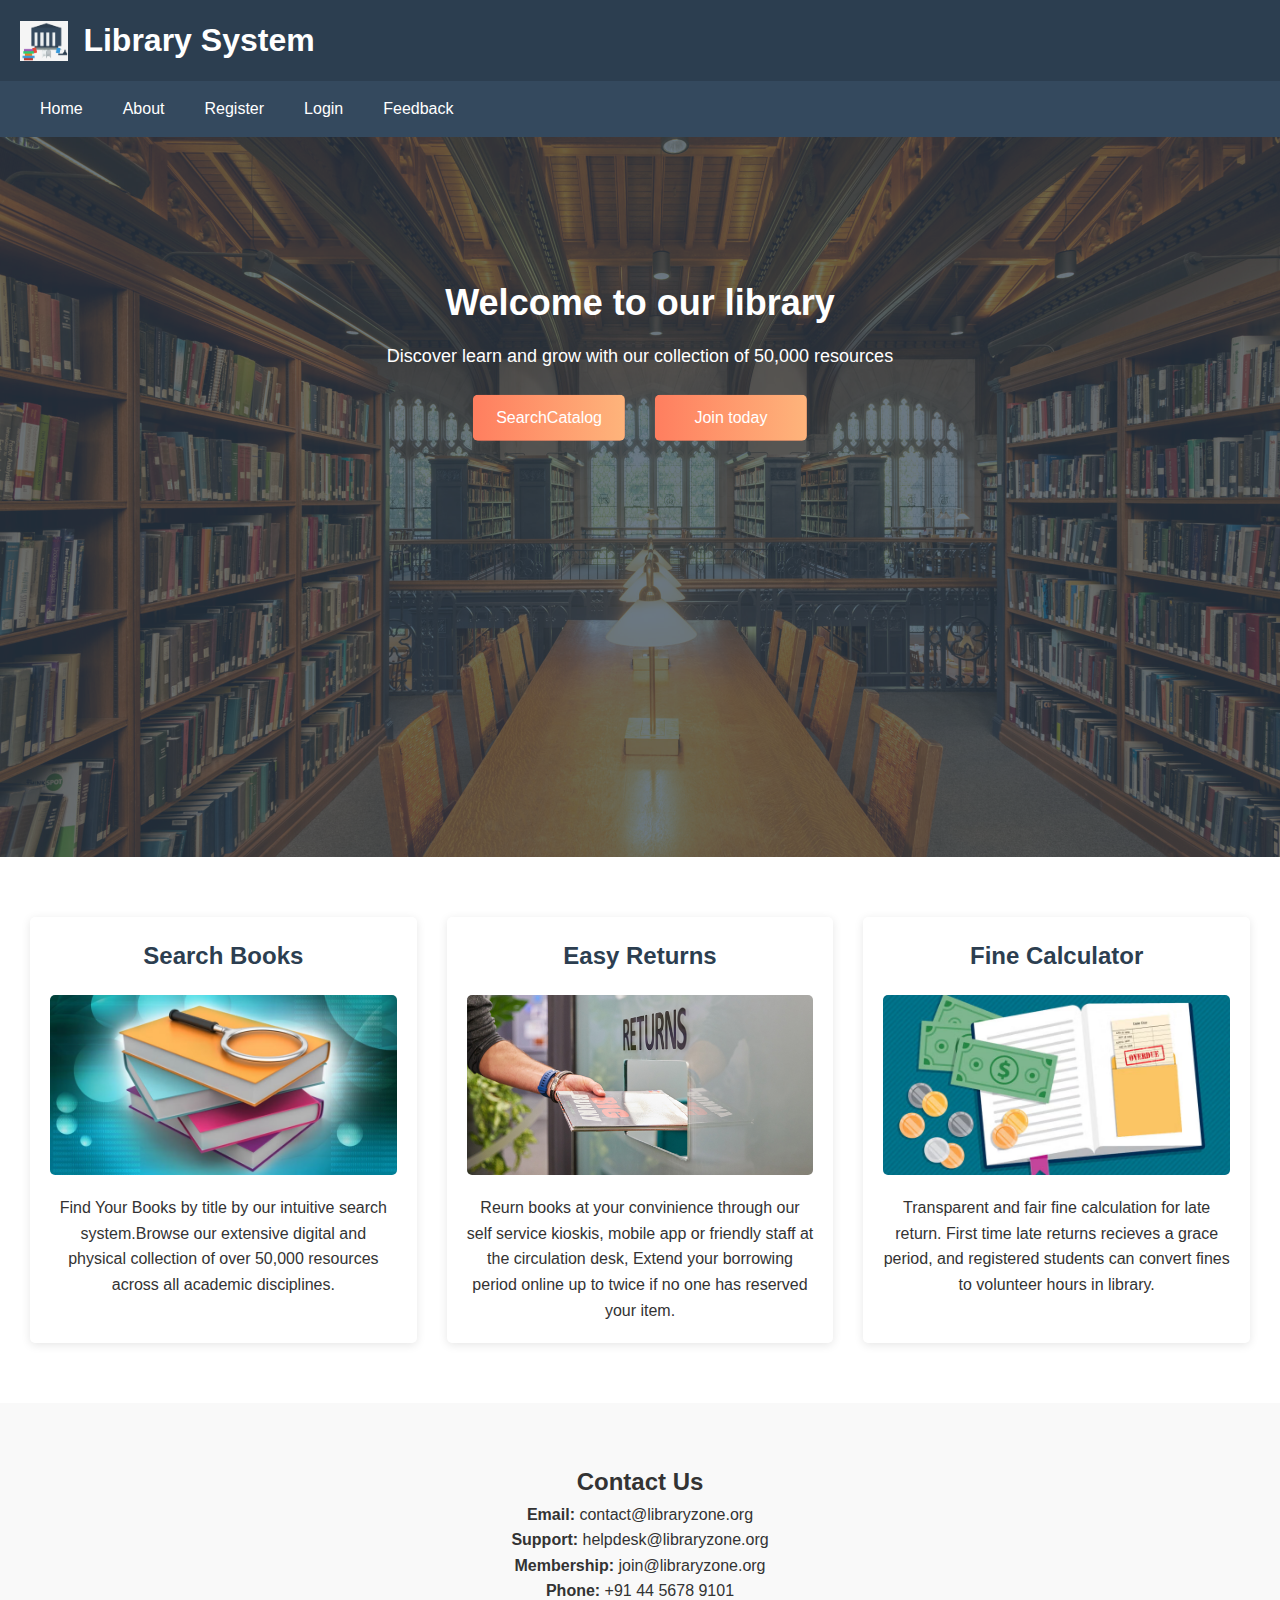
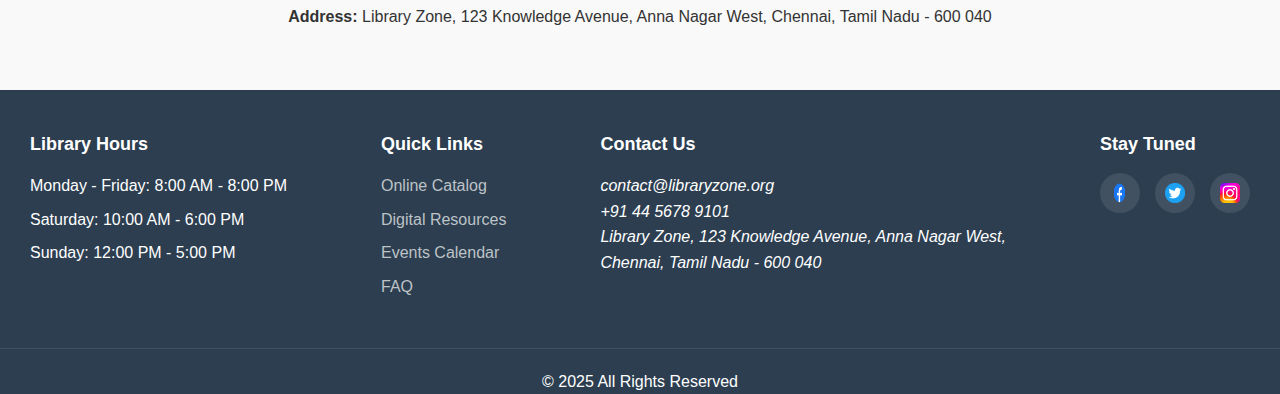
<file: index.html>
<!DOCTYPE html>
<html>
    <head>
        <meta charset="UTF-8">
        <meta name="viewport" content="width=device-width, initial-scale=1.0, maximum-scale=1.0, user-scalable=no">
        <title>librarysystem</title>
        <link rel="stylesheet" href="styles55.css">
        <script src="script27.js"></script>
    </head>
    <body>
        <header>
            <div class="logo-container">
                <img src="logo.png" alt="Library Logo" class="logo">
                <h1>Library System</h1>
            </div>
        </header>
        <nav class="nav">
            <a href="#" class="navbar">Home</a>
            <a href="#about" class="navbar">About</a>
            <a href="register.html" class="navbar">Register</a>
            <a href="login.html" class="navbar">Login</a>
            <a href="feedback.html" class="navbar">Feedback</a>
        </nav>
        <div id="backgroundScreen" class="background-screen">
            <div class="overlay"></div>
            <img src="library.jpeg" alt="Welcome Image" class="background-image">
        </div>
        <div class="content" id="content1">
            <h1>Welcome to our library</h1>
            <p class="tag">Discover learn and grow with our collection of 50,000 resources</p>
            <div class="buttons">
                <button class="button1">SearchCatalog</button>
                <button class="button2">Join today</button>
            </div>
        </div>
        <section class="block1" id="about">
            <div class="block2" id="search">
                <h2>Search Books</h2>
                <div class="img1">
                    <img src="searchbook.avif" alt="search">
                </div>
                <p>Find Your Books by title by our intuitive search system.Browse our extensive digital and physical collection of over 50,000 resources across all academic disciplines.</p>
            </div>
            <div class="block2" id="return">
                <h2>Easy Returns</h2>
                <div class="img1">
                    <img src="returnbook.jpeg" alt="return">
                </div>
                <p>Reurn books at your convinience through our self service kioskis, mobile app or friendly staff at the circulation desk, Extend your borrowing period online up to twice if no one has reserved your item.</p>
            </div>
            <div class="block2" id="fine">
                <h2>Fine Calculator</h2>
                <div class="img1">
                    <img src="overdue.avif" alt="fine">
                </div>
                <p>Transparent and fair fine calculation for late return. First time late returns recieves a grace period, and registered students can convert fines to volunteer hours in library.</p>
            </div>
        </section>
        <section class="block" id="contact">
            <h2 class="contact-details1">Contact Us</h2>
            <div class="contact-details">
                <p><strong>Email:</strong> contact@libraryzone.org</p>
                <p><strong>Support:</strong> helpdesk@libraryzone.org</p>
                <p><strong>Membership:</strong> join@libraryzone.org</p>
                <p><strong>Phone:</strong> +91 44 5678 9101</p>
                <p><strong>Address:</strong> Library Zone, 123 Knowledge Avenue, Anna Nagar West, 
                    Chennai, Tamil Nadu - 600 040</p>
                           </div>
        </section>
        <footer class="footer1">
            <div class="footer-section">
                <div class="footer-section1">
                    <h3>Library Hours</h3>
                    <ul class="list">
                        <li><span>Monday - Friday:</span> 8:00 AM - 8:00 PM</li>
                        <li><span>Saturday:</span> 10:00 AM - 6:00 PM</li>
                        <li><span>Sunday:</span> 12:00 PM - 5:00 PM</li>
                    </ul>
                </div>
                <div class="footer-section1">
                    <h3>Quick Links</h3>
                    <ul class="list1">
                        <li><a href="catalog.html">Online Catalog</a></li>
                        <li><a href="resources.html">Digital Resources</a></li>
                        <li><a href="events.html">Events Calendar</a></li>
                        <li><a href="faq.html">FAQ</a></li>
                    </ul>
                </div>
                <div class="footer-section1">
                    <h3>Contact Us</h3>
                    <address>
                        <p>contact@libraryzone.org</p>
                        <p>+91 44 5678 9101</p>
                        <p>Library Zone, 123 Knowledge Avenue, Anna Nagar West, </p>
                        <p>Chennai, Tamil Nadu - 600 040</p>
                    </address>
                </div>
                <div class="footer-section1">
                    <h3>Stay Tuned</h3>
                    <div class="socialmedia">
                        <a href="#"><img src="facebook.png"></a>
                        <a href="#"><img src="twitter.png"></a>
                        <a href="#"><img src="instagram.webp"></a>
                    </div>
                </div>
            </div>
        </footer>
        <footer class="footer">
            <p>© 2025 All Rights Reserved</p>
        </footer>
    </body>
</html>
</file>
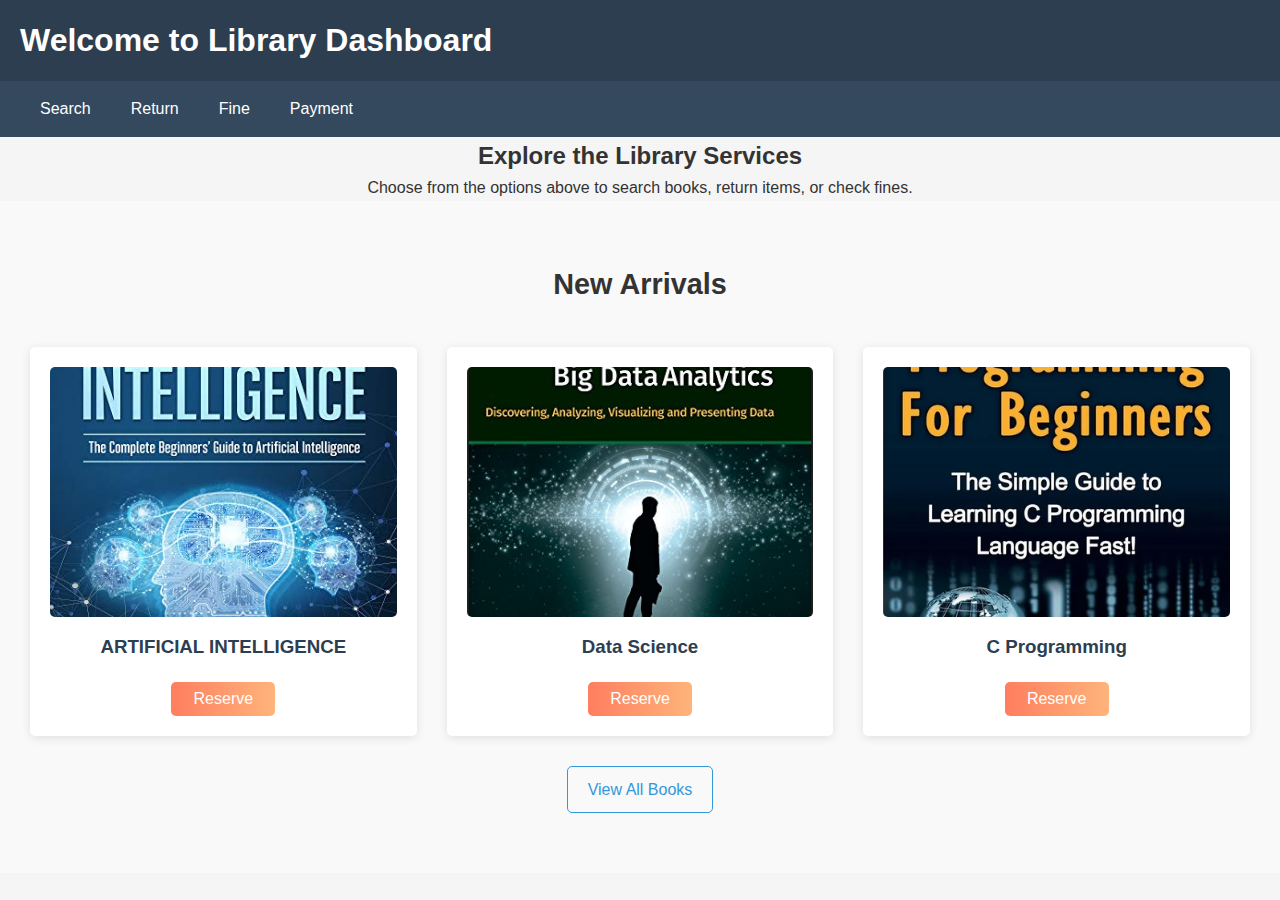
<file: dashboard.html>
<!DOCTYPE html>
<html>
    <head>
        <link rel="stylesheet" href="styles55.css">
        <script src="script27.js"></script>
    </head>
    <body class="dashboard">
        <header>
            <h1>Welcome to Library Dashboard</h1>
        </header>
        <nav class="nav">
            <a href="search.html" class="navbar">Search</a>
            <a href="return.html" class="navbar">Return</a>
            <a href="fine.html" class="navbar">Fine</a>
            <a href="payment.html" class="navbar">Payment</a>
        </nav>
        <div class="form">
            <h2>Explore the Library Services</h2>
            <p>Choose from the options above to search books, return items, or check fines.</p>
        </div>
        <section class="new-arrivals">
            <h2 class="section-title">New Arrivals</h2>
            <div class="book1">
                <div class="book2">
                    <div class="book3">
                        <img src="artificialintelli.jpeg" alt="Artificial Intelligence">
                    </div>
                    <h3>ARTIFICIAL INTELLIGENCE</h3>
                    <button class="reserve-btn">Reserve</button>
                </div>
                <div class="book2">
                    <div class="book3">
                        <img src="dataana.jpeg" alt="datascience">
                    </div>
                    <h3>Data Science</h3>
                    <button class="reserve-btn">Reserve</button>
                </div>
                <div class="book2">
                    <div class="book3">
                        <img src="cpr.webp" alt="C Programming">
                    </div>
                    <h3>C Programming</h3>
                    <button class="reserve-btn">Reserve</button>
                </div>
            </div>
            <div class="view-all-container">
                <a href="#" class="view-all">View All Books</a>
            </div>
        </section>
    </body>
</html>
</file>
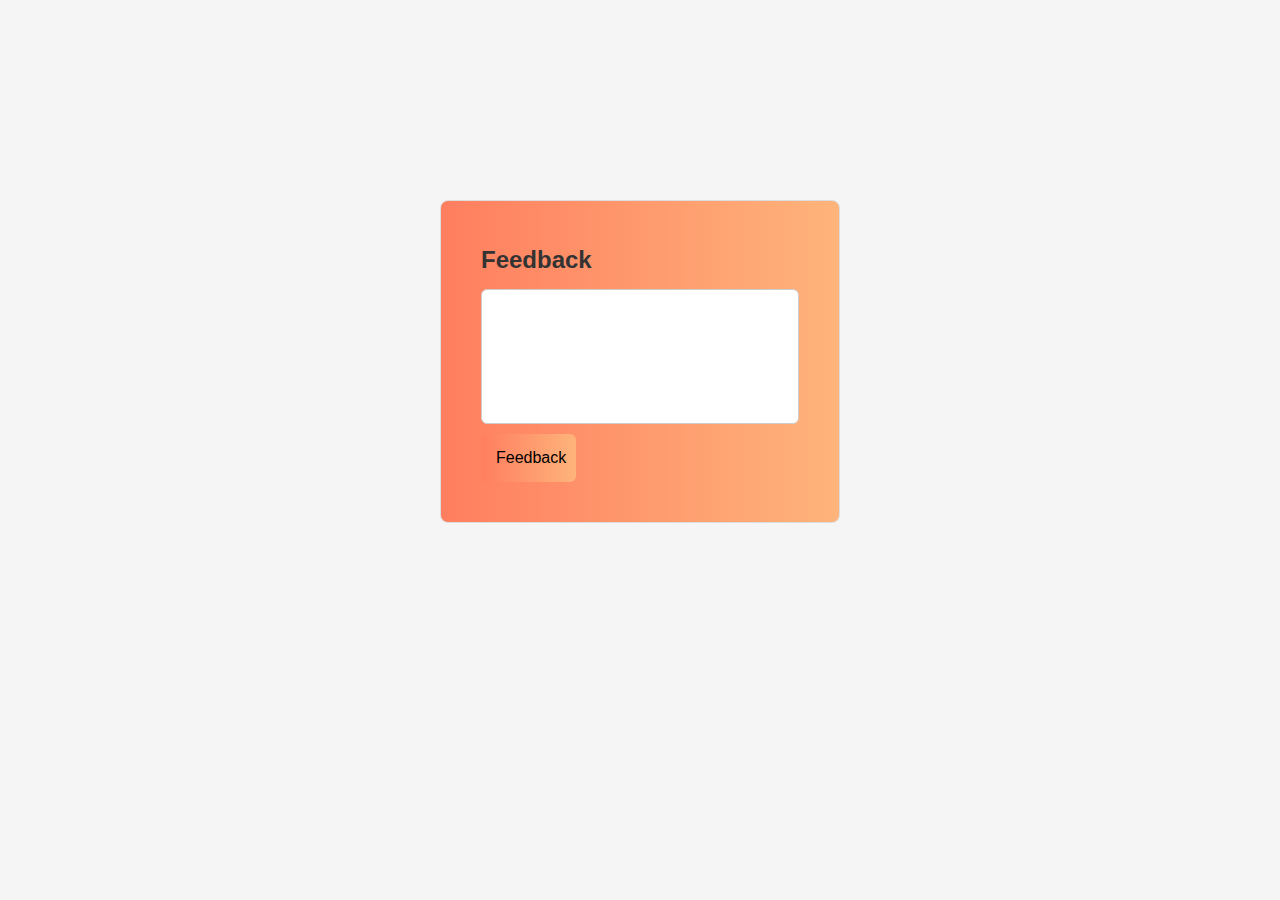
<file: feedback.html>
<!DOCTYPE html>
<html>
    <head>
        <link rel="stylesheet" href="styles55.css">
        <script src="script27.js"></script>
    </head>
    <body class="feedback">
        <div class="box" id="feedback">
            <h2 class="underline">Feedback</h2>
            <input type="text" id="feedback">
            <button class="feedback-button" type="button" onclick="feedback()">Feedback</button>
            <p id="feedback_message"></p>
       </div>
       <div id="notificationContainer"></div>
    </div>
    </body>
</html>
</file>
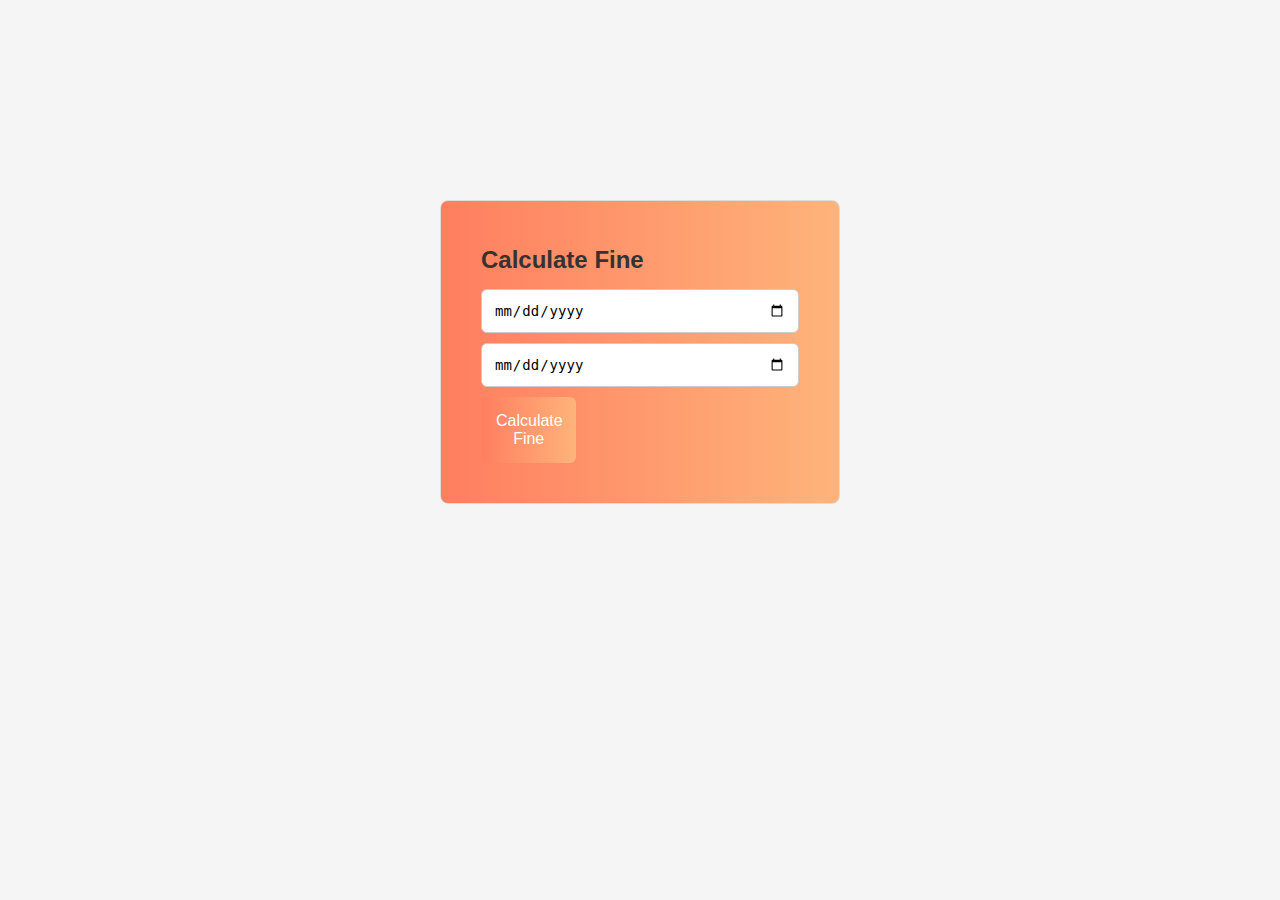
<file: fine.html>
<!DOCTYPE html>
<html>
    <head>
        <link rel="stylesheet" href="styles55.css">
        <script src="script27.js"></script>
    </head>
    <body class="fine">
        <div class="box" id="fine">
            <h2 class="underline">Calculate Fine</h2>
            <input type="date" id="duedate" placeholder="Enter the due date">
            <input type="date" id="actualreturndate" placeholder="Enter the return date">
            <button class="fine-button" type="button" onclick="calculateFine()">Calculate Fine</button>
            <p id="amount"></p>
        </div>
        <div id="notificationContainer"></div>
    </body>
</html>
</file>
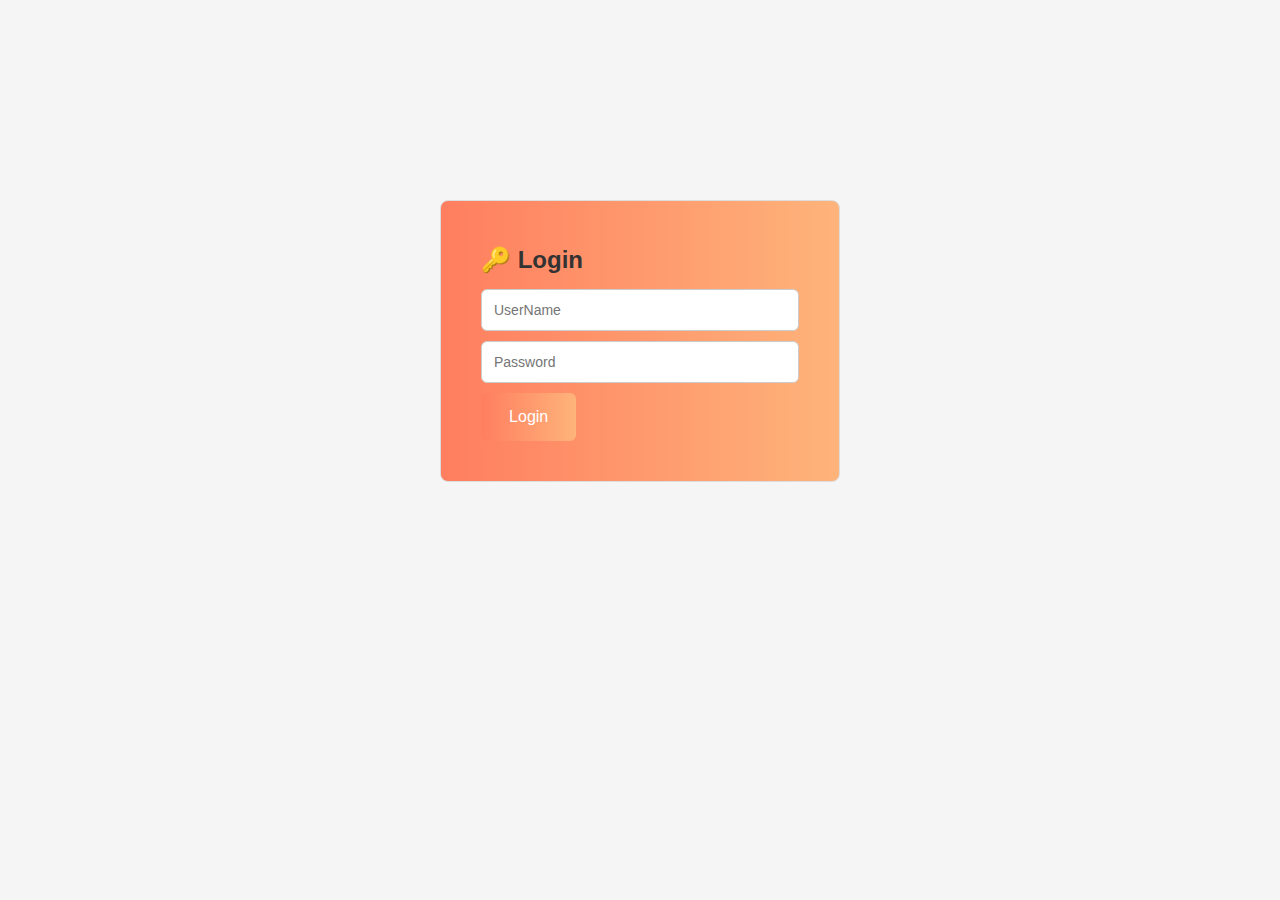
<file: login.html>
<!DOCTYPE html>
<html>
    <head>
        <link rel="stylesheet" href="styles55.css">
        <script src="script27.js"></script>
    </head>
    <body class="login">
        <div class="box" id="login">
            <h2 class="underline"> &#128273; Login</h2>
            <input type="text" id="username" placeholder="UserName">
            <input type="password" id="loginpassword" placeholder="Password">
            <button  class="login-button" type="button" onclick="login()">Login</button>
            <p id="login_error"></p>
        </div>
        <div id="notificationContainer"></div>
    </body>
</html>
</file>
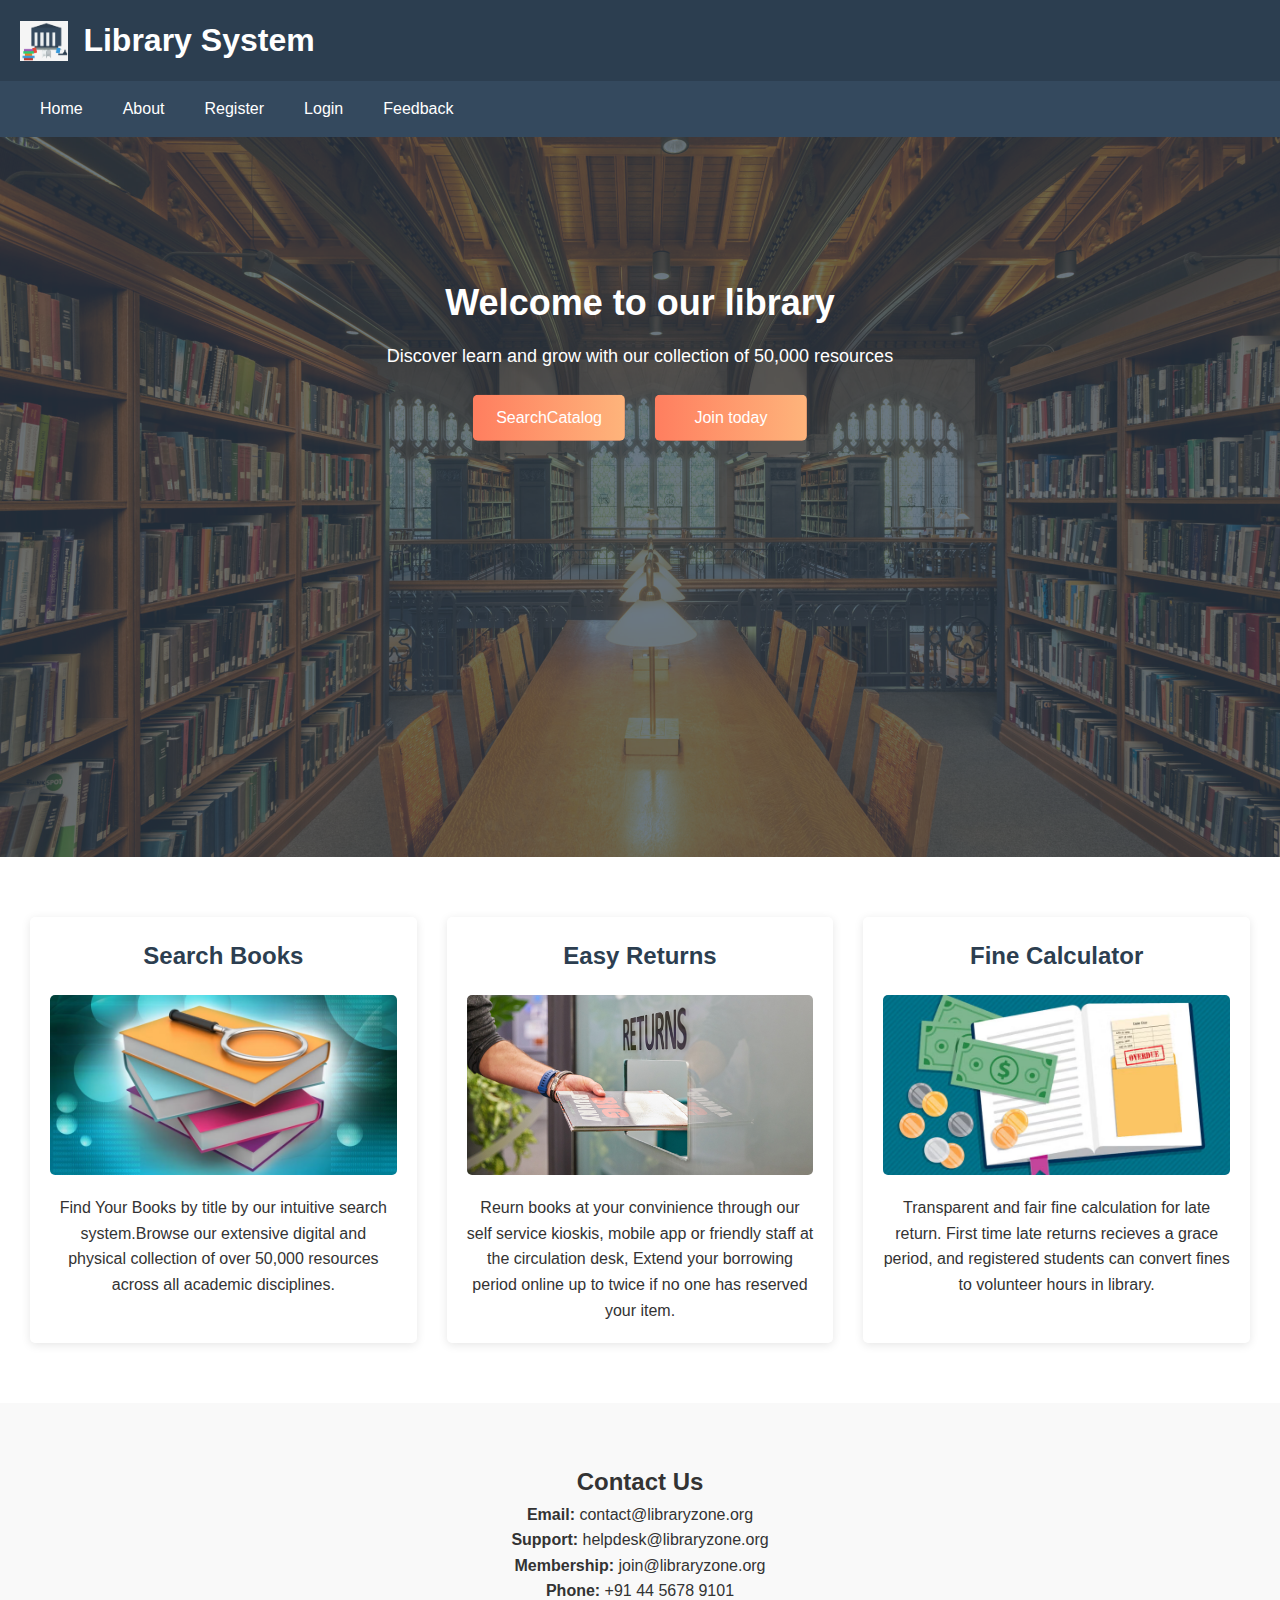
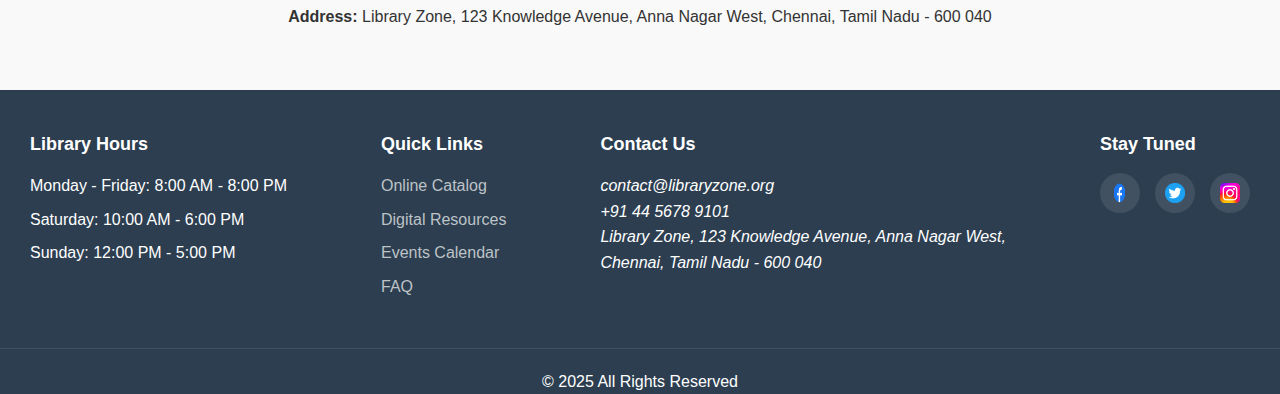
<file: project.html>
<!DOCTYPE html>
<html>
    <head>
        <meta charset="UTF-8">
        <meta name="viewport" content="width=device-width, initial-scale=1.0, maximum-scale=1.0, user-scalable=no">
        <title>librarysystem</title>
        <link rel="stylesheet" href="styles55.css">
        <script src="script27.js"></script>
    </head>
    <body>
        <header>
            <div class="logo-container">
                <img src="logo.png" alt="Library Logo" class="logo">
                <h1>Library System</h1>
            </div>
        </header>
        <nav class="nav">
            <a href="#" class="navbar">Home</a>
            <a href="#about" class="navbar">About</a>
            <a href="register.html" class="navbar">Register</a>
            <a href="login.html" class="navbar">Login</a>
            <a href="feedback.html" class="navbar">Feedback</a>
        </nav>
        <div id="backgroundScreen" class="background-screen">
            <div class="overlay"></div>
            <img src="library.jpeg" alt="Welcome Image" class="background-image">
        </div>
        <div class="content" id="content1">
            <h1>Welcome to our library</h1>
            <p class="tag">Discover learn and grow with our collection of 50,000 resources</p>
            <div class="buttons">
                <button class="button1">SearchCatalog</button>
                <button class="button2">Join today</button>
            </div>
        </div>
        <section class="block1" id="about">
            <div class="block2" id="search">
                <h2>Search Books</h2>
                <div class="img1">
                    <img src="searchbook.avif" alt="search">
                </div>
                <p>Find Your Books by title by our intuitive search system.Browse our extensive digital and physical collection of over 50,000 resources across all academic disciplines.</p>
            </div>
            <div class="block2" id="return">
                <h2>Easy Returns</h2>
                <div class="img1">
                    <img src="returnbook.jpeg" alt="return">
                </div>
                <p>Reurn books at your convinience through our self service kioskis, mobile app or friendly staff at the circulation desk, Extend your borrowing period online up to twice if no one has reserved your item.</p>
            </div>
            <div class="block2" id="fine">
                <h2>Fine Calculator</h2>
                <div class="img1">
                    <img src="overdue.avif" alt="fine">
                </div>
                <p>Transparent and fair fine calculation for late return. First time late returns recieves a grace period, and registered students can convert fines to volunteer hours in library.</p>
            </div>
        </section>
        <section class="block" id="contact">
            <h2 class="contact-details1">Contact Us</h2>
            <div class="contact-details">
                <p><strong>Email:</strong> contact@libraryzone.org</p>
                <p><strong>Support:</strong> helpdesk@libraryzone.org</p>
                <p><strong>Membership:</strong> join@libraryzone.org</p>
                <p><strong>Phone:</strong> +91 44 5678 9101</p>
                <p><strong>Address:</strong> Library Zone, 123 Knowledge Avenue, Anna Nagar West, 
                    Chennai, Tamil Nadu - 600 040</p>
                           </div>
        </section>
        <footer class="footer1">
            <div class="footer-section">
                <div class="footer-section1">
                    <h3>Library Hours</h3>
                    <ul class="list">
                        <li><span>Monday - Friday:</span> 8:00 AM - 8:00 PM</li>
                        <li><span>Saturday:</span> 10:00 AM - 6:00 PM</li>
                        <li><span>Sunday:</span> 12:00 PM - 5:00 PM</li>
                    </ul>
                </div>
                <div class="footer-section1">
                    <h3>Quick Links</h3>
                    <ul class="list1">
                        <li><a href="catalog.html">Online Catalog</a></li>
                        <li><a href="resources.html">Digital Resources</a></li>
                        <li><a href="events.html">Events Calendar</a></li>
                        <li><a href="faq.html">FAQ</a></li>
                    </ul>
                </div>
                <div class="footer-section1">
                    <h3>Contact Us</h3>
                    <address>
                        <p>contact@libraryzone.org</p>
                        <p>+91 44 5678 9101</p>
                        <p>Library Zone, 123 Knowledge Avenue, Anna Nagar West, </p>
                        <p>Chennai, Tamil Nadu - 600 040</p>
                    </address>
                </div>
                <div class="footer-section1">
                    <h3>Stay Tuned</h3>
                    <div class="socialmedia">
                        <a href="#"><img src="facebook.png"></a>
                        <a href="#"><img src="twitter.png"></a>
                        <a href="#"><img src="instagram.webp"></a>
                    </div>
                </div>
            </div>
        </footer>
        <footer class="footer">
            <p>© 2025 All Rights Reserved</p>
        </footer>
    </body>
</html>
</file>
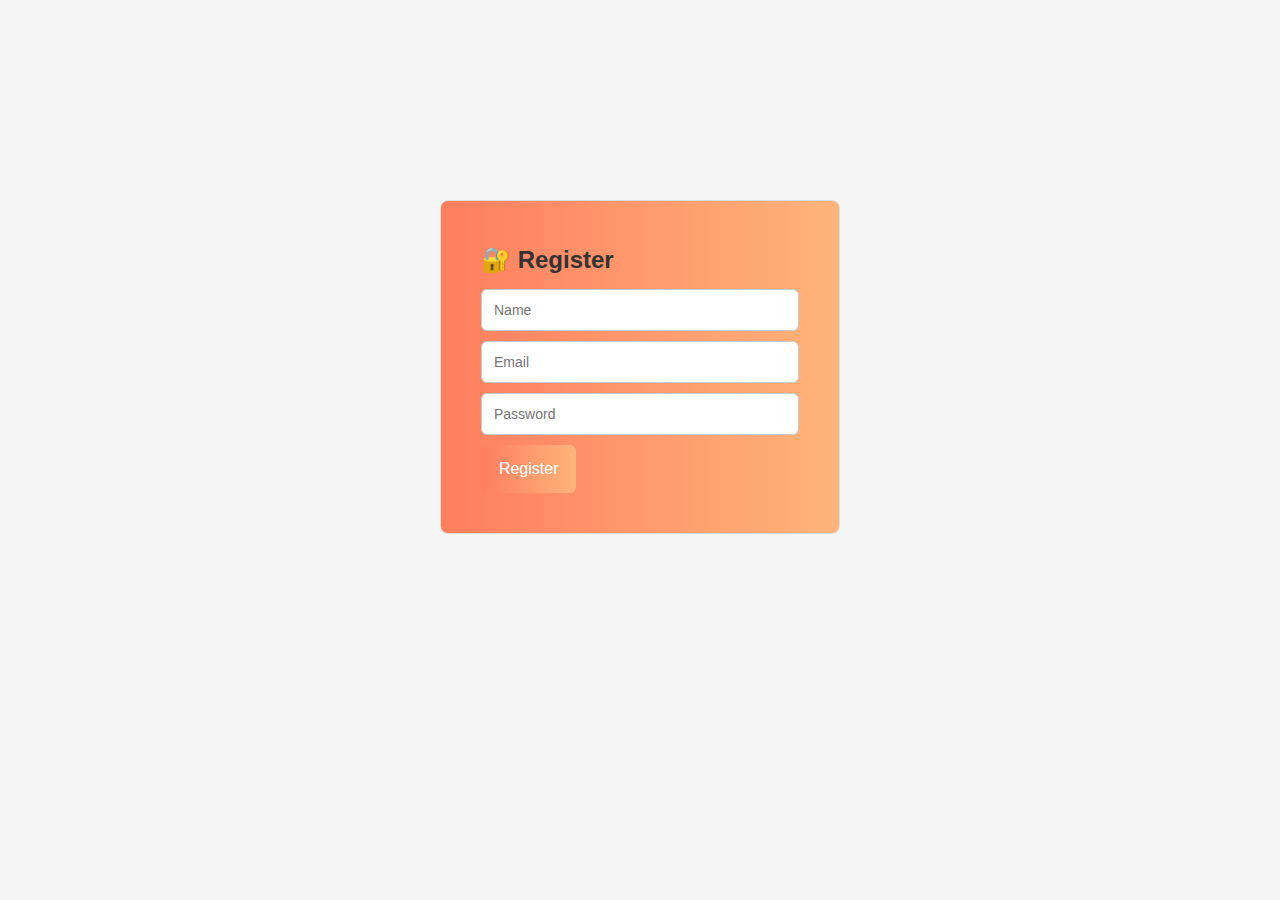
<file: register.html>
<!DOCTYPE html>
<html>
    <head>
        <link rel="stylesheet" href="styles55.css">
        <script src="script27.js"></script>
    </head>
    <body class="register">
        <div class="box" id="register">
            <h2 class="underline"> &#128272; Register</h2>
            <input type="text" id="name" placeholder="Name">
            <input type="text" id="mail" placeholder="Email">
            <input type="password" id="registerpassword" placeholder="Password">
            <button class="register-button" type="button" onclick="register()">Register</button>
            <p id="register_error"></p>
        </div>
        <div id="notificationContainer"></div>
    </body>
</html>
</file>
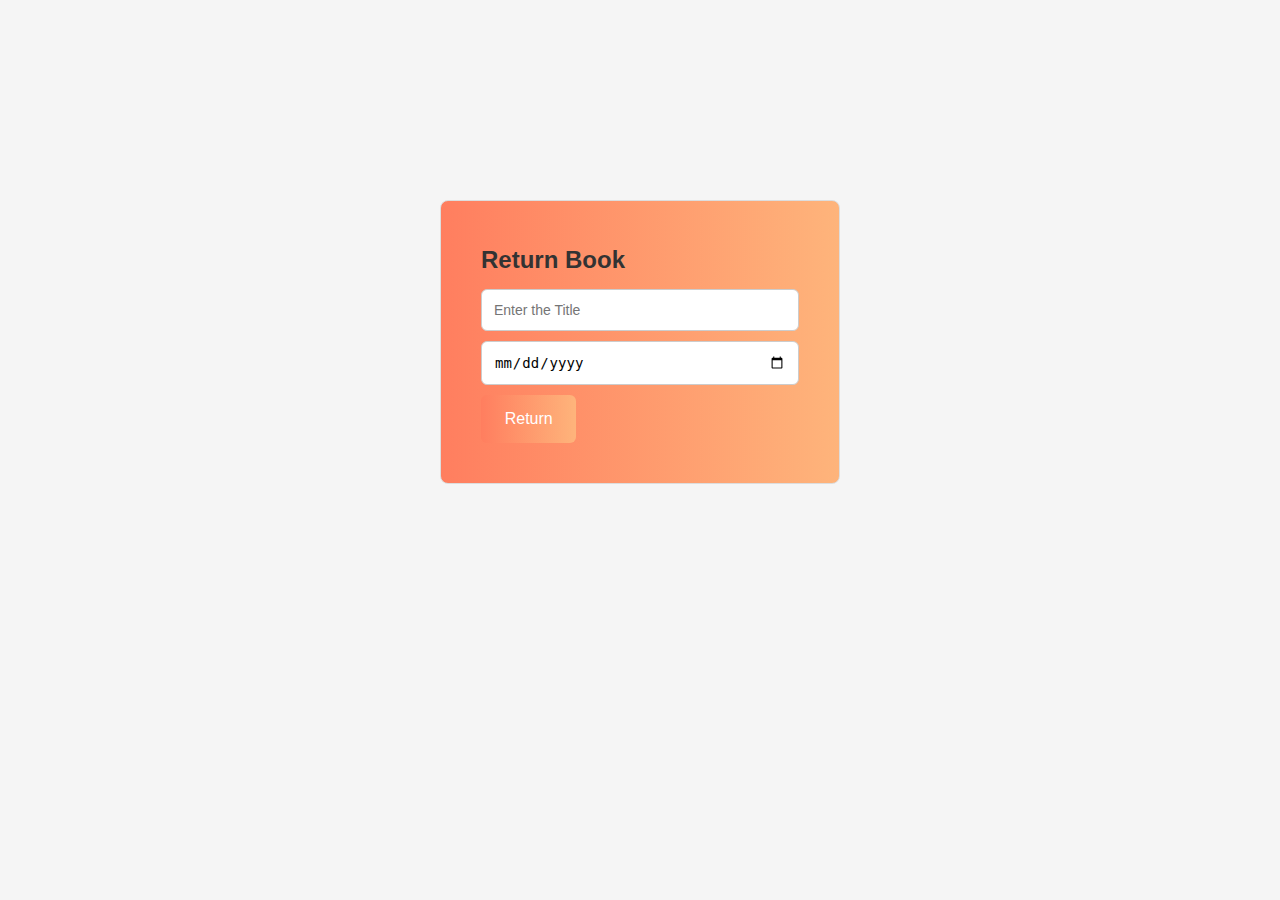
<file: return.html>
<!DOCTYPE html>
<html>
    <head>
        <link rel="stylesheet" href="styles55.css">
        <script src="script27.js"></script>
    </head>
    <body class="return">
        <div class="box" id="return">
            <h2 class="underline">Return Book</h2>
            <input type="text" id="booktitle" placeholder="Enter the Title">
            <input type="date" id="returndate" placeholder="Enter the return date">
            <button  class="return-button" type="button" onclick="returnBook()">Return</button>
            <p id="return_message"></p>
        </div>
        <div id="notificationContainer"></div>
    </body>
</html>
</file>
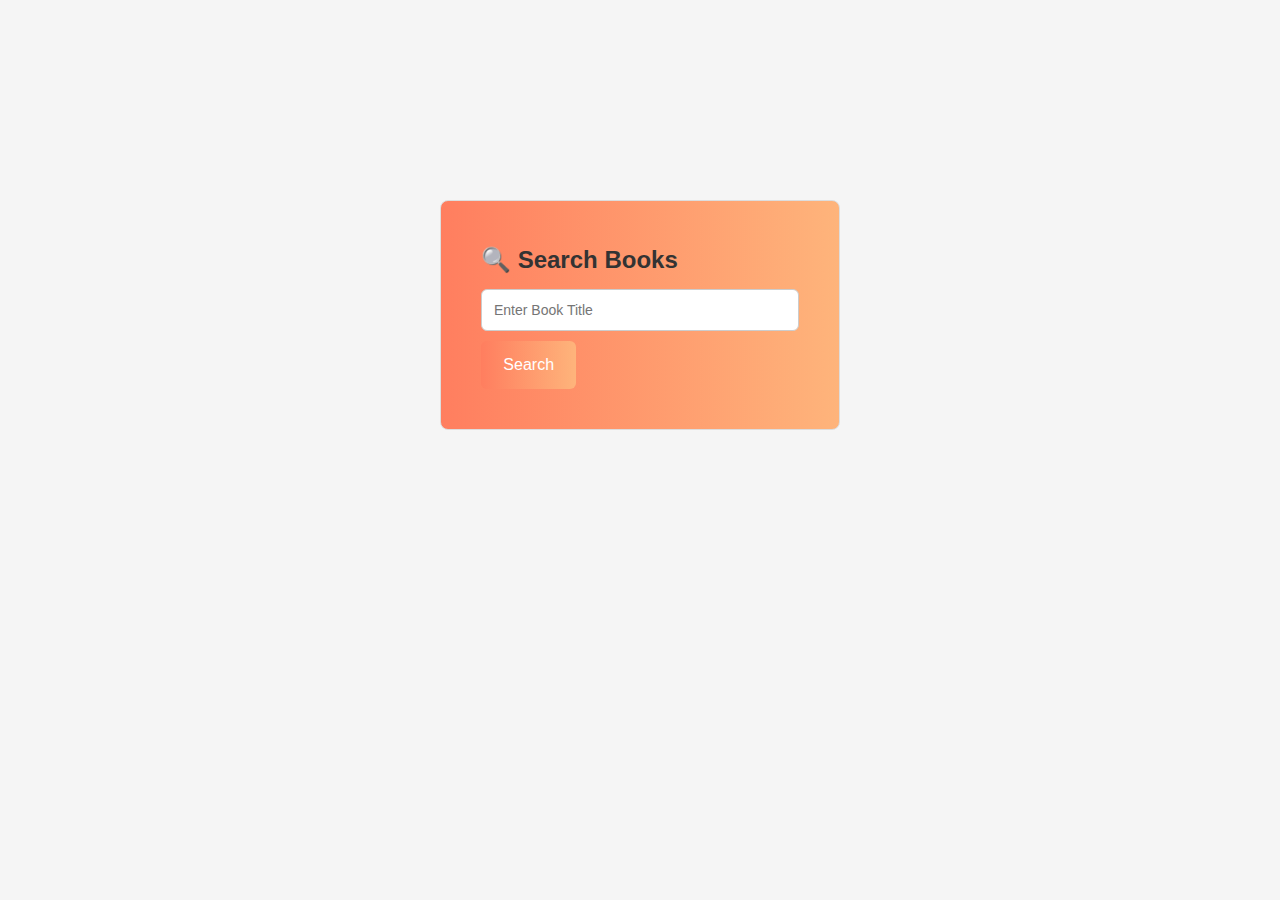
<file: search.html>
<!DOCTYPE html>
<html>
    <head>
        <link rel="stylesheet" href="styles55.css">
        <script src="script27.js"></script>
    </head>
    <body class="search">
        <div class="box" id="search">
            <h2 class="underline"> &#x1F50D; Search Books</h2>
            <input type="text" id="searchtitle" placeholder="Enter Book Title">
            <button class="search-button" type="button" onclick="searchBook()">Search</button>
            <p id="search_message"></p>
        </div>
        <div id="notificationContainer"></div>
    </body>
</html>
</file>
<file: styles55.css>
* {
    margin:0;
    padding:0;
    box-sizing:border-box;
}
body{
    font-family:'Arial', sans-serif;
    line-height:1.6;
    color:#333;
    background-color:#f5f5f5;
}
a{
    text-decoration:none;
    color:inherit;
}
ul{
    list-style:none;
}
img{
    max-width:100%;
    height:auto;
    display:block;
}
input{
    width:100%;
    padding:12px;
    margin-top:10px;
    margin-bottom:0px;
    border:1px solid #ccc;
    border-radius:6px;
    font-size:14px;
}
button{
    background:linear-gradient(to right,#ff7e5f,#feb47b);
    animation:colorTransition 5s infinite alternate;
    transition:background 1s ease-in-out;
    color:black;
    padding:15px;
    border:none;
    border-radius:6px;
    font-size:16px;
    cursor:pointer;
    width:30%;
    display:column;
    justify-content:center;
    margin-top:10px;
}
button:hover{
    background-color:sandybrown;
    color:black;
}
.logo-container{
    display:flex;
    align-items:center;
}
.logo{
    height:40px;
    margin-right:15px;
}
header{
    background-color:#2c3e50;
    color:white;
    padding:15px 20px;
    display:flex;
    justify-content:space-between;
    align-items:center;
}
.nav{
    background-color:#34495e;
    display:flex;
    justify-content:flex-start;
    padding:0 20px;
}
.navbar{
    color:white;
    padding:15px 20px;
    display:inline-block;
    transition:background-color 0.3s;
}
.nav a:hover{
    background-color:#2c3e50;
}
#backgroundScreen{
    position:relative;
    width:100%;
    height:80vh;
    overflow:hidden;
}
.overlay{
    position:absolute;
    top:0;
    left:0;
    right:0;
    bottom:0;
    background-color:rgba(44, 62, 80, 0.7);
}
.background-image{
    width:100%;
    height:100%;
    object-fit:cover;
}
.content{
    position:absolute;
    top:40%;
    left:50%;
    transform:translate(-50%, -50%);
    text-align:center;
    color:white;
    z-index:2;
}
.content h1{
    font-size:36px;
    margin-bottom:10px;
}
.tag{
    font-size:18px;
    margin-bottom:20px;
}
.buttons{
    display: flex;
    justify-content: center;
    gap: 20px;
}
.button1, .button2{
    padding:14px 20px;
    font-size:16px;
    border:none;
    cursor:pointer;
    border-radius:5px;
    margin:5px;
    transition:0.3s;
}
.button1{
    background-color:#e74c3c;
    color:white;
}
.button1:hover{
    background-color:#c0392b;
}
.button2{
    background-color:#e74c3c;
    color:white;
}
.button2:hover{
    background-color:#e74c3c;
}
.box{
    width:400px;
    margin:200px auto;
    padding:40px;
    background:linear-gradient(to right,#ff7e5f,#feb47b);
    animation:colorTransition 5s infinite alternate;
    transition:background 1s ease-in-out;
    border-radius:8px;
    border:1px solid #ddd;
}
.register-button,.login-button,.feeback-button,.search-button,.return-button,.fine-button,.payment-button button{
    background-color:sandybrown;
    color:white;
}
.register-button:hover,.login-button:hover,.feedback-button:hover,.search-button:hover,.return-button:hover,.fine-button:hover,.payment-button:hover{
    background-color:#e07e45;
    color:black;
}
#feedback input{
    height:15vh;
    font-size:14px;
}
#feedback textarea {
    width:00%;
    height:150px;
    padding:12px;
    margin-bottom:20px;
    border:1px solid #ccc;
    border-radius:6px;
    font-size:14px;
}
.block1{
    display:flex;
    justify-content:space-between;
    gap:30px;
    padding:60px 30px;
    background-color:white;
}
.block2{
    flex:1;
    padding:20px;
    border-radius:5px;
    box-shadow:0 2px 10px rgba(0, 0, 0, 0.1);
    background-color:white;
    text-align:center;
}
.block2 h2{
    margin-bottom:20px;
    color:#2c3e50;
}
.img1{
    height:180px;
    margin-bottom:20px;
    overflow:hidden;
    border-radius:5px;
}
.img1 img{
    width:100%;
    height:100%;
    object-fit:cover;
    transition:transform 0.3s;
}
.block2:hover .img1 img{
    transform:scale(1.05);
}
.block{
    padding:60px 30px;
    background-color:#f9f9f9;
    text-align:center;
}
.contact-details1{
    max-width:600px;
    margin:0 auto;
}
.contact-deatils p{
    margin-bottom:10px;
    color:#555;
}
#notificationContainer{
    position:fixed;
    top:10px;
    left:50%;
    transform:translateX(-50%);
    width:auto;
    max-width:90%;
    z-index:1000;
    text-align:center;
}
.notification{
    padding:15px 20px;
    margin-bottom:10px;
    border-radius:8px;
    font-size:16px;
    text-align:center;
    transition:all 0.5s ease-in-out;
    box-shadow:0 4px 8px rgba(0, 0, 0, 0.1);
}
.notification.success{
    background-color:#d4edda;
    color:#155724;
    border:1px solid #c3e6cb;
}
.notification.error{
    background-color:#f8d7da;
    color:#721c24;
    border:1px solid #f5c6cb;
}
.notification.info{
    background-color:#d1ecf1;
    color:#0c5460;
    border:1px solid #bee5eb;
}
.footer1{
    background-color:#2c3e50;
    color:white;
    padding:40px 30px 20px;
}
.footer-section{
    display:flex;
    flex-wrap:wrap;
    justify-content:space-between;
    margin-bottom:30px;
}
.new-arrivals{
    padding:60px 30px;
    background-color:#f9f9f9;
}
.section-title{
    text-align:center;
    margin-bottom:40px;
    animation:colorChange 1s infinite alternate;
    font-size:1.8rem;

}
.book1{
    display:flex;
    justify-content:space-between;
    gap:30px;
    margin-bottom:30px;
}
.book2{
    flex:1;
    padding:20px;
    border-radius:5px;
    box-shadow:0 2px 10px rgba(0, 0, 0, 0.1);
    background-color:white;
    text-align:center;
    transition:transform 0.3s;
}
.book2:hover{
    transform:translateY(-10px);
}
.book3{
    height:250px;
    margin-bottom:15px;
    overflow:hidden;
    border-radius:5px;
}
.book3 img{
    width:100%;
    height:100%;
    object-fit:cover;
}
.book2 h3{
    margin-bottom:10px;
    color:#2c3e50;
}
.reserve-btn{
    background-color:#3498db;
    color:white;
    padding:8px 20px;
    border-radius:5px;
    transition:background-color 0.3s;
}
.reserve-btn:hover{
    background-color:#2980b9;
}
.view-all-container{
    text-align:center;
    margin-top:20px;
}
.view-all{
    display:inline-block;
    padding:10px 20px;
    background-color:transparent;
    color:#3498db;
    border:1px solid #3498db;
    border-radius:5px;
    transition:background-color 0.3s, color 0.3s;
}
.view-all:hover{
    background-color:#3498db;
    color:white;
}
.footer-section{
    display: flex;
    flex-wrap: wrap;
    justify-content: space-between;
    margin-bottom: 30px;
}
.footer-section{
    flex:1;
    min-width:200px;
    margin-bottom:20px;
}
.footer-section1 h3{
    margin-bottom:15px;
    font-size:18px;
}
.list1 a{
    color:#bdc3c7;
    transition:color 0.3s;
}
.list li ,.list1 li{
    margin-bottom:8px;
}
.list1 a:hover{
    color:#3498db;
}
.socialmedia{
    display:flex;
    gap:15px;
    margin-bottom:20px;
}
.socialmedia a{
    display:flex;
    align-items:center;
    justify-content:center;
    width:40px;
    height:40px;
    background-color:rgba(255, 255, 255, 0.1);
    border-radius:50%;
    transition:background-color 0.3s;
}
.socialmedia a:hover{
    background-color:#3498db;
}
.socialmedia img{
    width:20px;
    height:20px;
}
.form{
    text-align:center;
}
.footer{
    border-top:1px solid rgba(255, 255, 255, 0.1);
    padding-top:20px;
    width: 100%;
    display:flex;
    justify-content:center;
    flex-wrap:wrap;
    text-align:center;
    background-color:#2c3e50;
    color:white;
    align-items:center;
}
.footer p{
    width:100%;
    text-align:center;
}
@media screen and (max-width: 992px)
{
    .block1,.book1{
        flex-direction:column;
    }
    .block2,.book2{
        margin-bottom:20px;
    }
    .footer-section1{
        flex-basis:45%;
    }
}
@media screen and (max-width: 768px)
{
    .nav{
        flex-direction:column;
        position:absolute;
        top:70px;
        left:0;
        right:0;
        background-color:#34495e;
        display:none;
        z-index:1000;
    }
    .nav.active{
        display:flex;
    }
    .navbar{
        width:100%;
        text-align:center;
    }
    .content{
        width:90%;
    }
    .content h1{
        font-size:2rem;
    }
    .tag{
        font-size:1rem;
    }
    .buttons{
        flex-direction:column;
        gap: 10px;
    }
    .footer-section1{
        flex-basis:100%;
    }
    .footer
    {
        flex-direction:column;
        text-align:center;
    }
}
@keyframes fadeIn{
    from{
        opacity:0;
    }
    to{
        opacity:1;
    }
}
@keyframes colorTransition{
    0%
    {
        background:linear-gradient(to right,#ff6b6b, #ffc170);
    }
    50%
    {
        background:linear-gradient(to right,#7e22ce, #2563eb);
    }
    100%
    {
        background:linear-gradient(to right,#ff7e5f,#feb47b);
    }
}
@keyframes colorChange{
    0%{
        color:#2c3e50;
    }
    50%{
        color:#FF4500;
    }
    100%{
        color:#4B0082;
    }
}
.fade-in{
    animation: fadeIn 0.5s ease-in;
}
html{
    scroll-behavior: smooth;
}
</file>
